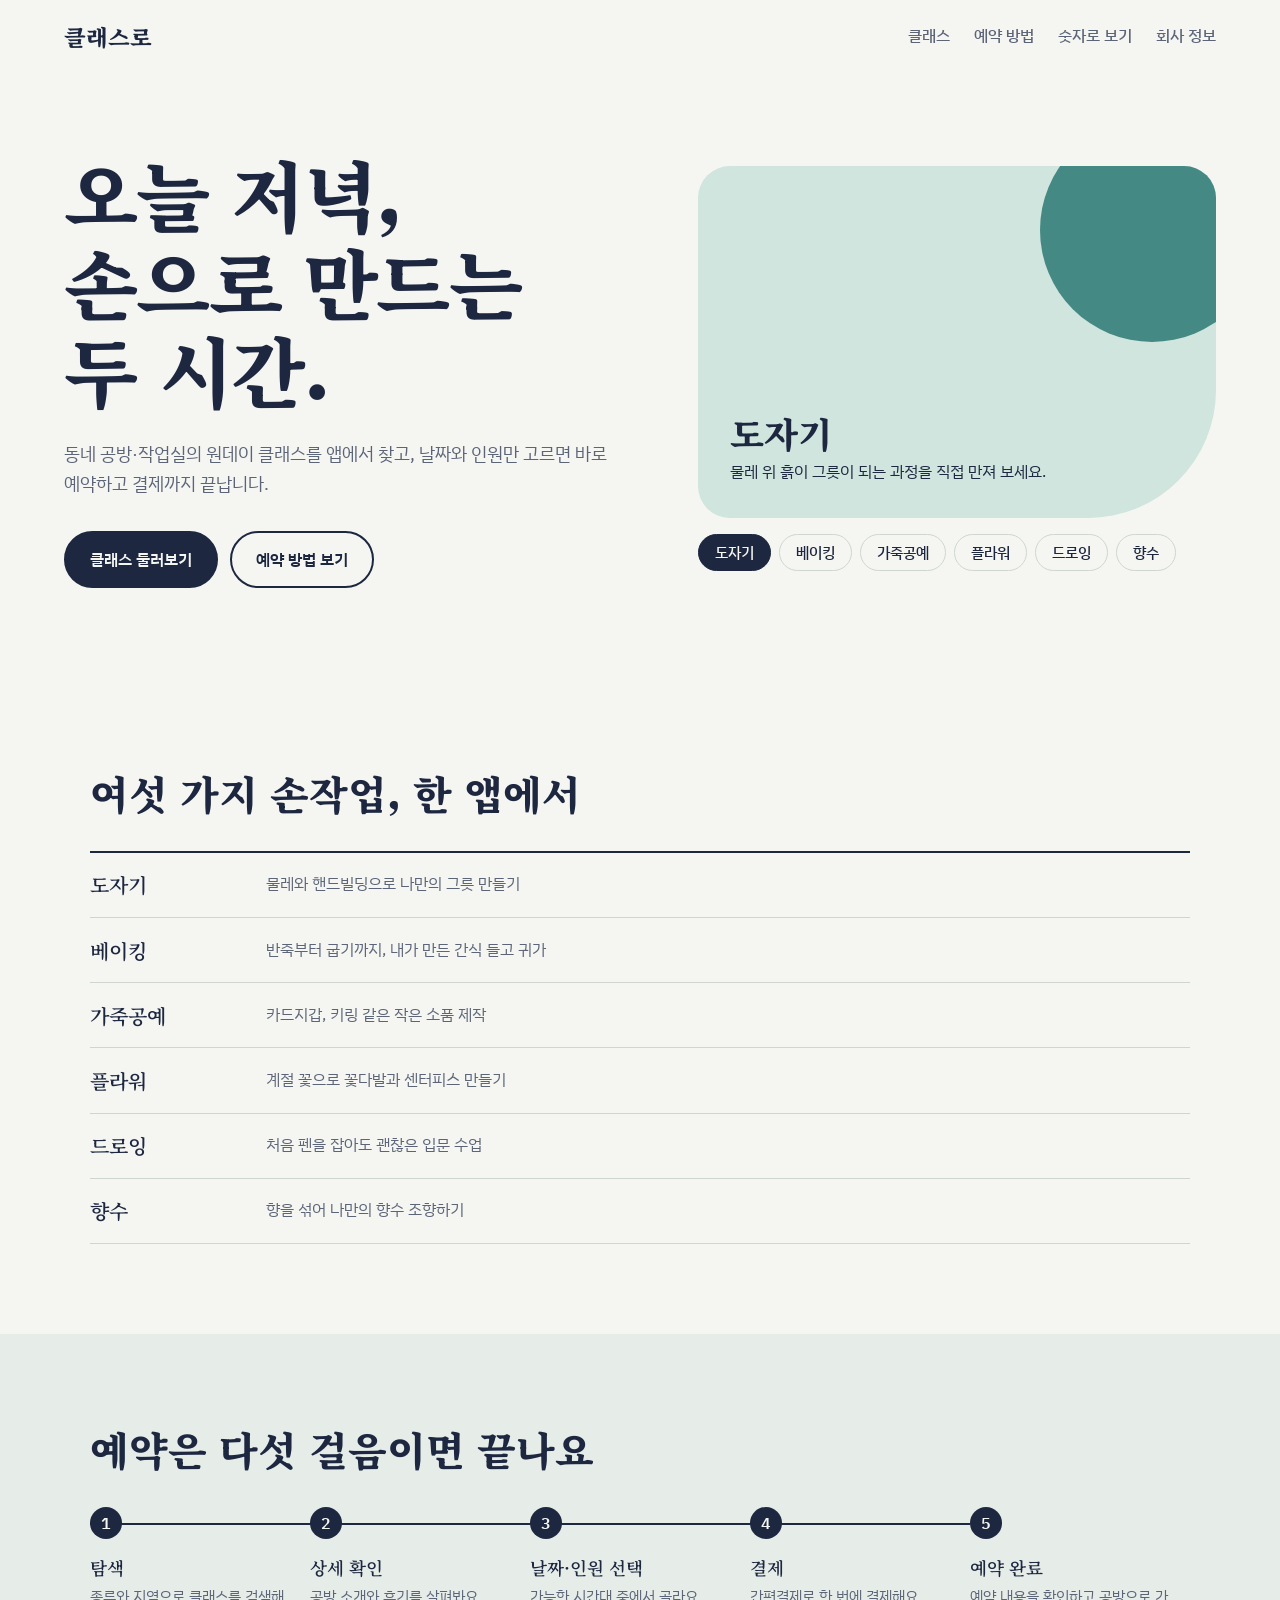
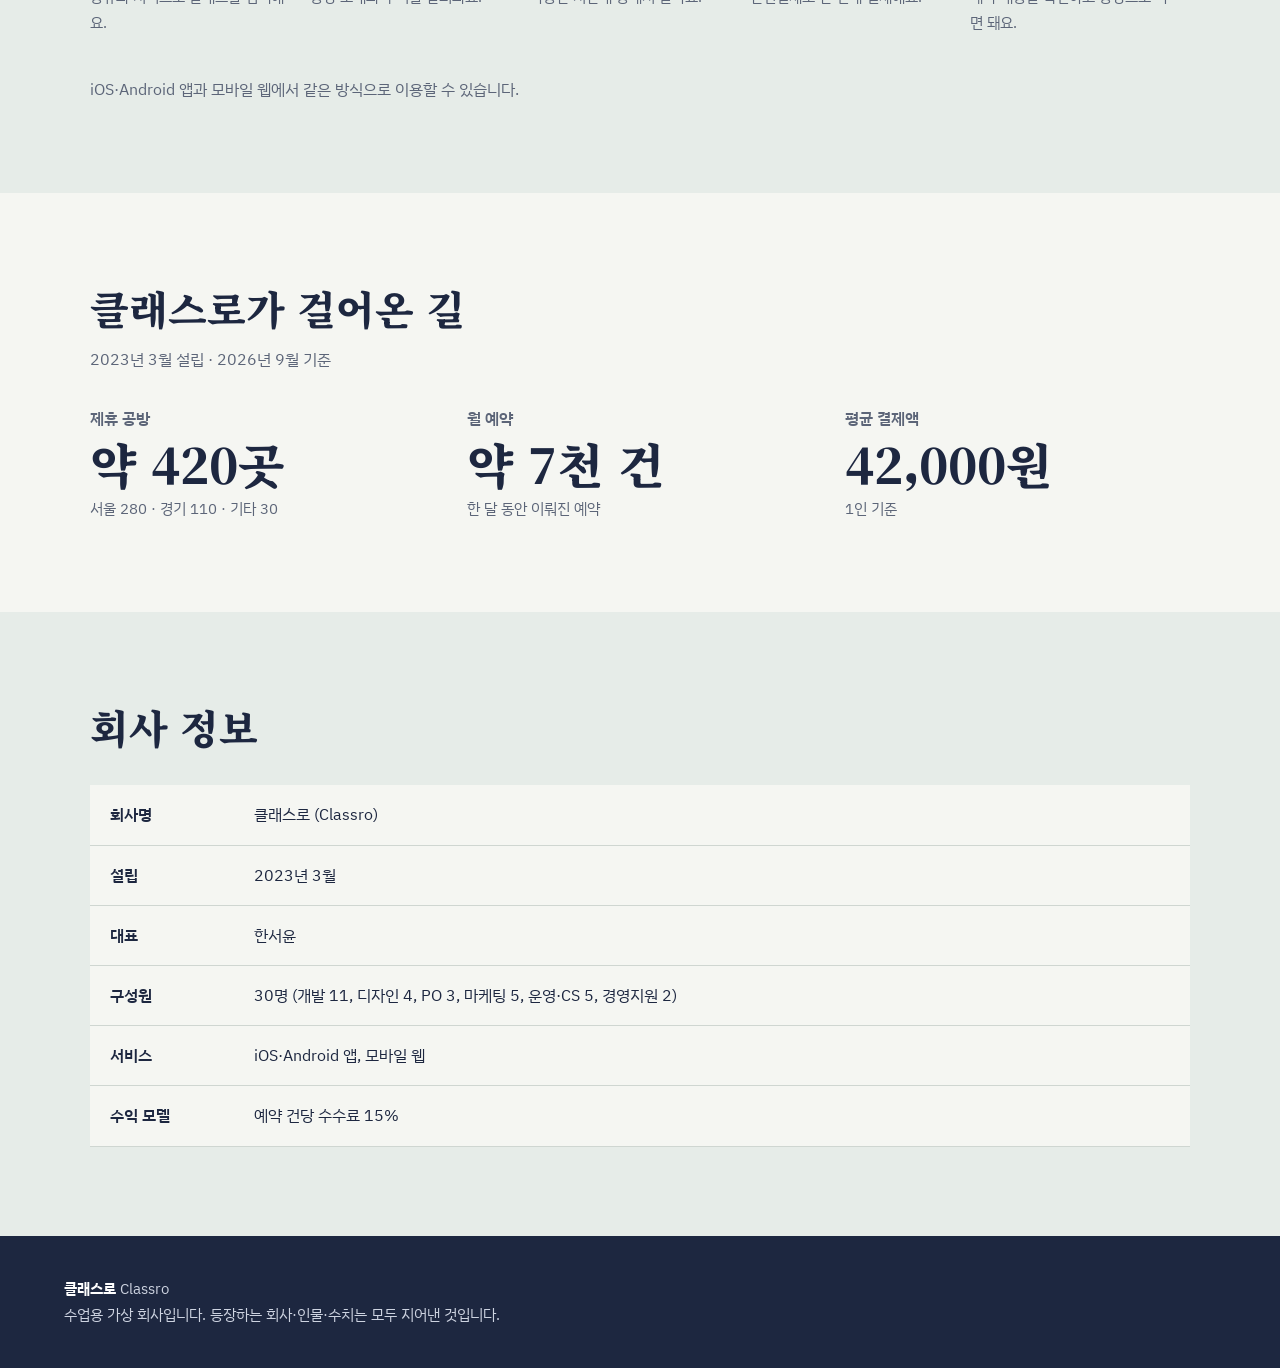
<file: index.htm>
<!doctype html>
<html lang="ko">
<head>
  <meta charset="utf-8">
  <meta name="viewport" content="width=device-width, initial-scale=1">
  <title>클래스로 Classro - 동네 공방 원데이 클래스 예약</title>
  <meta name="description" content="동네 공방·작업실의 원데이 클래스를 앱에서 찾고 바로 예약·결제하는 서비스, 클래스로.">
  <link rel="preconnect" href="https://fonts.googleapis.com">
  <link rel="preconnect" href="https://fonts.gstatic.com" crossorigin>
  <link href="https://fonts.googleapis.com/css2?family=IBM+Plex+Sans+KR:wght@400;500;600&family=Noto+Serif+KR:wght@600;900&display=swap" rel="stylesheet">
  <link rel="stylesheet" href="css/style.css">
</head>
<body>
  <header class="site-header">
    <a class="logo" href="#top">클래스로</a>
    <nav aria-label="주요 메뉴">
      <a href="#classes">클래스</a>
      <a href="#flow">예약 방법</a>
      <a href="#numbers">숫자로 보기</a>
      <a href="#about">회사 정보</a>
    </nav>
  </header>

  <main id="top">
    <section class="hero">
      <div class="hero-copy">
        <h1>오늘 저녁,<br>손으로 만드는<br>두 시간.</h1>
        <p class="lead">동네 공방·작업실의 원데이 클래스를 앱에서 찾고, 날짜와 인원만 고르면 바로 예약하고 결제까지 끝납니다.</p>
        <div class="hero-actions">
          <a class="btn btn-primary" href="#classes">클래스 둘러보기</a>
          <a class="btn btn-ghost" href="#flow">예약 방법 보기</a>
        </div>
      </div>

      <div class="picker" data-picker>
        <div class="swatch" data-swatch aria-live="polite">
          <span class="swatch-shape" aria-hidden="true"></span>
          <p class="swatch-title" data-title>도자기</p>
          <p class="swatch-text" data-text>물레 위 흙이 그릇이 되는 과정을 직접 만져 보세요.</p>
        </div>
        <div class="chips" role="tablist" aria-label="클래스 종류">
          <button role="tab" aria-selected="true" data-key="pottery">도자기</button>
          <button role="tab" aria-selected="false" data-key="baking">베이킹</button>
          <button role="tab" aria-selected="false" data-key="leather">가죽공예</button>
          <button role="tab" aria-selected="false" data-key="flower">플라워</button>
          <button role="tab" aria-selected="false" data-key="drawing">드로잉</button>
          <button role="tab" aria-selected="false" data-key="perfume">향수</button>
        </div>
      </div>
    </section>

    <section id="classes" class="section">
      <h2>여섯 가지 손작업, 한 앱에서</h2>
      <ul class="class-list">
        <li><strong>도자기</strong><span>물레와 핸드빌딩으로 나만의 그릇 만들기</span></li>
        <li><strong>베이킹</strong><span>반죽부터 굽기까지, 내가 만든 간식 들고 귀가</span></li>
        <li><strong>가죽공예</strong><span>카드지갑, 키링 같은 작은 소품 제작</span></li>
        <li><strong>플라워</strong><span>계절 꽃으로 꽃다발과 센터피스 만들기</span></li>
        <li><strong>드로잉</strong><span>처음 펜을 잡아도 괜찮은 입문 수업</span></li>
        <li><strong>향수</strong><span>향을 섞어 나만의 향수 조향하기</span></li>
      </ul>
    </section>

    <section id="flow" class="section tinted">
      <h2>예약은 다섯 걸음이면 끝나요</h2>
      <ol class="steps">
        <li><b>탐색</b><span>종류와 지역으로 클래스를 검색해요.</span></li>
        <li><b>상세 확인</b><span>공방 소개와 후기를 살펴봐요.</span></li>
        <li><b>날짜·인원 선택</b><span>가능한 시간대 중에서 골라요.</span></li>
        <li><b>결제</b><span>간편결제로 한 번에 결제해요.</span></li>
        <li><b>예약 완료</b><span>예약 내용을 확인하고 공방으로 가면 돼요.</span></li>
      </ol>
      <p class="note">iOS·Android 앱과 모바일 웹에서 같은 방식으로 이용할 수 있습니다.</p>
    </section>

    <section id="numbers" class="section">
      <h2>클래스로가 걸어온 길</h2>
      <p class="sub">2023년 3월 설립 · 2026년 9월 기준</p>
      <dl class="stats">
        <div><dt>제휴 공방</dt><dd data-count="420">약 420곳</dd><span>서울 280 · 경기 110 · 기타 30</span></div>
        <div><dt>월 예약</dt><dd data-count="7000">약 7천 건</dd><span>한 달 동안 이뤄진 예약</span></div>
        <div><dt>평균 결제액</dt><dd>42,000원</dd><span>1인 기준</span></div>
      </dl>
    </section>

    <section id="about" class="section tinted">
      <h2>회사 정보</h2>
      <table class="info">
        <tbody>
          <tr><th scope="row">회사명</th><td>클래스로 (Classro)</td></tr>
          <tr><th scope="row">설립</th><td>2023년 3월</td></tr>
          <tr><th scope="row">대표</th><td>한서윤</td></tr>
          <tr><th scope="row">구성원</th><td>30명 (개발 11, 디자인 4, PO 3, 마케팅 5, 운영·CS 5, 경영지원 2)</td></tr>
          <tr><th scope="row">서비스</th><td>iOS·Android 앱, 모바일 웹</td></tr>
          <tr><th scope="row">수익 모델</th><td>예약 건당 수수료 15%</td></tr>
        </tbody>
      </table>
    </section>
  </main>

  <footer class="site-footer">
    <p><strong>클래스로</strong> Classro</p>
    <p>수업용 가상 회사입니다. 등장하는 회사·인물·수치는 모두 지어낸 것입니다.</p>
  </footer>

  <script src="js/main.js"></script>
</body>
</html>
</file>
<file: css/style.css>
:root {
  --paper: #f5f6f2;
  --ink: #1d2740;
  --muted: #5c6578;
  --tint: #e6ece8;
  --line: #cfd6d1;
  --glaze: #2c7a74;
  --accent: #2c7a74;
  --panel: #cfe5dd;
  --serif: "Noto Serif KR", serif;
  --sans: "IBM Plex Sans KR", system-ui, sans-serif;
}
* { box-sizing: border-box; margin: 0; }
html { scroll-behavior: smooth; }
body { background: var(--paper); color: var(--ink); font: 400 1rem/1.7 var(--sans); }
a { color: inherit; }
:focus-visible { outline: 3px solid var(--glaze); outline-offset: 3px; }

.site-header { display: flex; justify-content: space-between; align-items: center; gap: 1rem; flex-wrap: wrap; padding: 1.25rem clamp(1rem, 5vw, 4rem); }
.logo { font: 900 1.4rem var(--serif); text-decoration: none; }
.site-header nav { display: flex; gap: 1.5rem; }
.site-header nav a { text-decoration: none; color: var(--muted); font-weight: 500; }
.site-header nav a:hover { color: var(--ink); }

.hero { display: grid; grid-template-columns: 1.1fr 1fr; gap: clamp(2rem, 5vw, 5rem); align-items: center; padding: clamp(2rem, 6vw, 5rem) clamp(1rem, 5vw, 4rem) clamp(3rem, 7vw, 6rem); max-width: 1280px; margin: 0 auto; }
h1 { font: 900 clamp(2.6rem, 6vw, 4.8rem)/1.15 var(--serif); letter-spacing: -0.02em; }
.lead { margin-top: 1.5rem; max-width: 34rem; font-size: 1.125rem; color: var(--muted); }
.hero-actions { display: flex; gap: .75rem; flex-wrap: wrap; margin-top: 2rem; }
.btn { display: inline-block; padding: .8rem 1.5rem; border-radius: 999px; font-weight: 600; text-decoration: none; border: 2px solid var(--ink); }
.btn-primary { background: var(--ink); color: var(--paper); }
.btn-primary:hover { background: var(--glaze); border-color: var(--glaze); }
.btn-ghost:hover { background: var(--tint); }

.swatch { position: relative; overflow: hidden; min-height: 22rem; padding: 2rem; border-radius: 2rem 2rem 8rem 2rem; background: var(--panel); display: flex; flex-direction: column; justify-content: flex-end; transition: background-color .4s; }
.swatch-shape { position: absolute; top: -3rem; right: -3rem; width: 14rem; height: 14rem; border-radius: 50%; background: var(--accent); opacity: .85; transition: background-color .4s, border-radius .4s; }
.swatch-title { position: relative; font: 900 2.2rem var(--serif); }
.swatch-text { position: relative; max-width: 22rem; }
.chips { display: flex; flex-wrap: wrap; gap: .5rem; margin-top: 1rem; }
.chips button { font: 500 .95rem var(--sans); padding: .45rem 1rem; border-radius: 999px; border: 1.5px solid var(--line); background: transparent; color: var(--ink); cursor: pointer; }
.chips button:hover { border-color: var(--ink); }
.chips button[aria-selected="true"] { background: var(--ink); border-color: var(--ink); color: var(--paper); }

.section { padding: clamp(3rem, 7vw, 6rem) clamp(1rem, 5vw, 4rem); }
.section > * { max-width: 1100px; margin-left: auto; margin-right: auto; }
.tinted { background: var(--tint); }
h2 { font: 900 clamp(1.7rem, 3.5vw, 2.5rem)/1.3 var(--serif); margin-bottom: 2rem; }
.sub { margin-top: -1.25rem; margin-bottom: 2rem; color: var(--muted); }

.class-list { list-style: none; padding: 0; border-top: 2px solid var(--ink); }
.class-list li { display: grid; grid-template-columns: 10rem 1fr; gap: 1rem; padding: 1.1rem 0; border-bottom: 1px solid var(--line); }
.class-list strong { font: 600 1.25rem var(--serif); }
.class-list span { color: var(--muted); }

.steps { list-style: none; padding: 0; display: grid; grid-template-columns: repeat(5, 1fr); counter-reset: s; }
.steps li { counter-increment: s; position: relative; padding: 3rem 1rem 0 0; }
.steps li::before { content: counter(s); position: absolute; top: 0; left: 0; z-index: 1; width: 2rem; height: 2rem; display: grid; place-items: center; border-radius: 50%; background: var(--ink); color: var(--paper); font-weight: 600; }
.steps li::after { content: ""; position: absolute; top: 1rem; left: 0; right: 0; height: 2px; background: var(--ink); }
.steps li:last-child::after { right: 100%; }
.steps b { display: block; font: 600 1.1rem var(--serif); margin-bottom: .25rem; }
.steps span { color: var(--muted); font-size: .95rem; display: block; }
.note { margin-top: 2.5rem; color: var(--muted); }

.stats { display: grid; grid-template-columns: repeat(3, 1fr); gap: 2rem; }
.stats dt { font-weight: 600; color: var(--muted); }
.stats dd { font: 900 clamp(2rem, 4vw, 3rem)/1.3 var(--serif); }
.stats span { color: var(--muted); font-size: .95rem; }

.info { width: 100%; border-collapse: collapse; background: var(--paper); }
.info th, .info td { padding: 1rem 1.25rem; text-align: left; border-bottom: 1px solid var(--line); vertical-align: top; }
.info th { width: 9rem; font-weight: 600; white-space: nowrap; }

.site-footer { padding: 2.5rem clamp(1rem, 5vw, 4rem); background: var(--ink); color: #cdd3e0; font-size: .95rem; }
.site-footer strong { color: #fff; }

@media (max-width: 820px) {
  .hero { grid-template-columns: 1fr; }
  .site-header nav { gap: 1rem; font-size: .95rem; }
  .class-list li { grid-template-columns: 1fr; gap: .1rem; }
  .steps { grid-template-columns: 1fr; gap: 1.5rem; }
  .steps li { padding: 0 0 0 3rem; }
  .steps li::after { top: 2rem; bottom: -1.5rem; left: 1rem; right: auto; width: 2px; height: auto; }
  .steps li:last-child::after { display: none; }
  .stats { grid-template-columns: 1fr; }
  .info th { width: 6.5rem; }
}
@media (prefers-reduced-motion: reduce) {
  html { scroll-behavior: auto; }
  .swatch, .swatch-shape { transition: none; }
}
</file>
